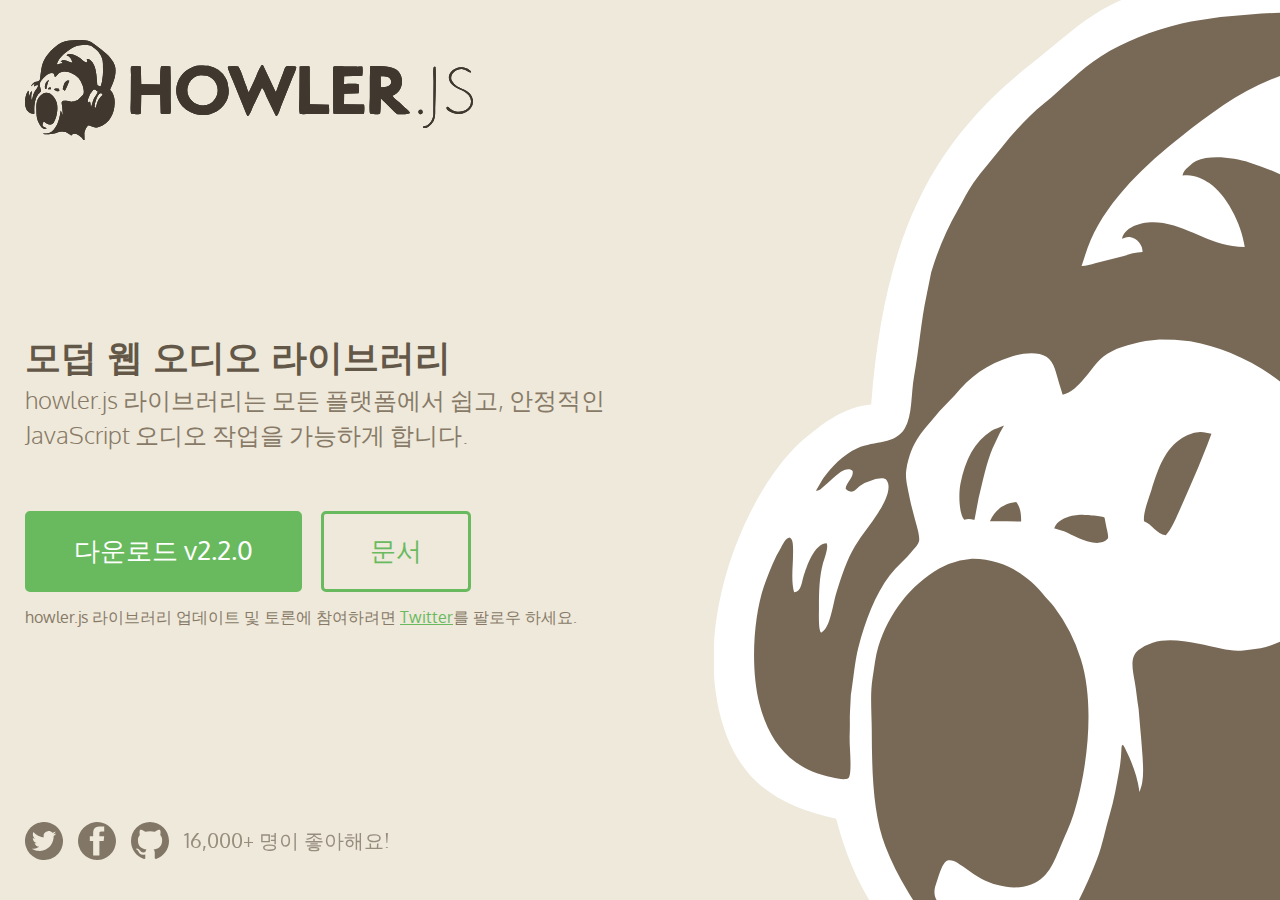
<file: docs/index.html>
<!doctype html>
<html lang="ko-KR">

  <head>
    <meta charset="utf-8" />
    <title>howler.js - 모던 웹 JavaScript 오디오 라이브러리</title>
    <meta name="viewport" content="width=device-width, initial-scale=1.0, maximum-scale=1.0" />
    <meta name="twitter:card" content="summary_large_image" />
    <meta name="twitter:site" content="@GoldFireStudios" />
    <meta name="twitter:title" content="howler.js - 모던 웹 JavaScript 오디오 라이브러리" />
    <meta name="twitter:description" content="howler.js 라이브러리는 모든 플랫폼에서 쉽고, 안정적인 JavaScript 오디오 작업을 가능하게 합니다." />
    <meta name="twitter:image" content="https://howlerjs.com/assets/images/twittercard.png" />
    <meta name="twitter:creator" content="@GoldFireStudios" />
    <meta property="og:url" content="https://howlerjs.com" />
    <meta property="og:title" content="howler.js - 모던 웹 JavaScript 오디오 라이브러리" />
    <meta property="og:description" content="howler.js 라이브러리는 모든 플랫폼에서 쉽고, 안정적인 JavaScript 오디오 작업을 가능하게 합니다." />
    <meta property="og:image" content="https://howlerjs.com/assets/images/twittercard.png" />
    <link href="https://fonts.googleapis.com/css?family=Oxygen:300,400,700" rel="stylesheet" />
    <link href="assets/js/main_v=6.js" rel="preload" as="script" />
    <link href="assets/howler.js/dist/howler.min.js" rel="preload" as="script" />
    <link href="https://fonts.googleapis.com" rel="preconnect" crossorigin />
    <link href="https://fonts.gstatic.com" rel="preconnect" crossorigin />
    <link href="https://api.github.com" rel="preconnect" crossorigin />
    <link href="showcase/index.html" rel="prerender" />
    <link rel="shortcut icon" href="assets/images/favicon.ico" />
    <link rel="stylesheet" href="assets/css/styles_v=2.css" />
    <style>
      html,
      body {
        overflow-x: hidden;
      }

      h1,
      h2 {
        margin: 0;
        margin: 0;
      }

      h2 {
        font-weight: normal;
      }

      p {
        margin: 0;
        line-height: 1.5;
        font-weight: 400;
      }
    </style>
    <script>
      // 앞으로 / 뒤로 탐색 버튼 사용 시, Safari 브라우저에서 스크롤 버그를 해결하기 위해 해킹합니다.
      window.onpageshow = function (event) {
        if (event.persisted) {
          document.querySelector('.goldfire').style.display = 'none';
          document.querySelector('.goldfire').style.display = 'block';
        }
      };
    </script>
  </head>

  <body>
    <div class="wrapper">

      <header class="header">
        <div class="container">
          <div class="left">

            <a href="index.html" class="logo" aria-label="howler.js"></a>

            <div class="title-container">
              <h1 class="title">
                모덥 웹 오디오 라이브러리
              </h1>
              <p class="subtitle">
                howler.js 라이브러리는 모든 플랫폼에서 쉽고, 안정적인 JavaScript 오디오 작업을 가능하게 합니다.
              </p>
              <a target="_blank" rel="noopener noreferer" href="https://github.com/yamoo9/howler.js" class="button full">다운로드 v2.2.0</a>
              <a target="_blank" rel="noopener noreferer" href="https://github.com/yamoo9/howler.js#%EB%AC%B8%EC%84%9C" class="button docs">문서</a>

              <div class="social-follow">
                howler.js 라이브러리 업데이트 및 토론에 참여하려면 <a target="_blank" rel="noopener noreferer" href="https://twitter.com/GoldFireStudios">Twitter</a>를 팔로우 하세요.
              </div>
            </div>

            <div class="social-container">
              <a aria-label="Twitter 공유" target="_blank" rel="noopener noreferer" href="https://twitter.com/intent/tweet?related=GoldFireStudios&amp;text=howler.js%202.0%20-%20Modern%20Web%20Audio%20Javascript%20Library&amp;url=https%3A%2F%2Fhowlerjs.com&amp;via=GoldFireStudios" class="social-icon twitter"></a>
              <a aria-label="Facebook 공유" target="_blank" rel="noopener noreferer" href="https://www.facebook.com/sharer/sharer.php?u=https%3A//howlerjs.com" class="social-icon facebook"></a>
              <a aria-label="GitHub 저장소" target="_blank" rel="noopener noreferer" href="https://github.com/goldfire/howler.js" class="github-btn">
                <div class="social-icon github"></div>
                <div class="stargazers" aria-label="hawler.js를 좋아하는 사람들"></div>
              </a>
            </div>
          </div>

          <div class="right">
            <div class="logo-big"></div>
          </div>
        </div>
      </header>

      <div class="features">
        <div class="container">
          <h2 class="heading">라이브러리 기능</h2>
          <div class="feature-list">
            <div class="feature-item">
              <div aria-hidden="true" class="feature-icon one"></div>
              <h3 class="feature-title">사용법이 간단한 API</h3>
              <p class="feature-descr">모든 오디오 작업에 필요한 API를 일관되게 제공하여, 오디오 작업 경험을 재미 있고 쉽게 구축 할 수 있습니다.</p>
            </div>
            <div class="feature-item">
              <div aria-hidden="true" class="feature-icon two"></div>
              <h3 class="feature-title">오디오 스프라이트(Sprites)</h3>
              <p class="feature-descr">보다 정확한 재생과 성능 향상을 위해 오디오 스프라이트로 파일을 구분 단위로 나눠 쉽게 컨트롤 할 수 있습니다.</p>
            </div>
            <div class="feature-item">
              <div aria-hidden="true" class="feature-icon three"></div>
              <h3 class="feature-title">오디오 스페이셜(Spatial)</h3>
              <p class="feature-descr">howler.js를 사용하면 간단한 스테레오 팬(stereo pan), 고급 3D 게임 오디오의 모든 것을 손쉽게 제어할 수 있습니다.</p>
            </div>
            <div class="feature-item">
              <div aria-hidden="true" class="feature-icon four"></div>
              <h3 class="feature-title">모든 오디오 코덱(Codec) 지원</h3>
              <p class="feature-descr">MP3, MPEG, OPUS, OGG, OGA, WAV, AAC, CAF, M4A, MP4, WEBA, WEBM, DOLBY, FLAC 등 모든 오디오 포멧을 지원합니다.</p>
            </div>
            <div class="feature-item">
              <div aria-hidden="true" class="feature-icon five"></div>
              <h3 class="feature-title">어디서나 작동 가능</h3>
              <p class="feature-descr">기본적으로 웹 오디오(Web Audio)로 작동하고, HTML5 오디오로 대체되어 IE 9, Cordova를 포함한 모든 브라우저, 플랫폼에서 작동합니다.</p>
            </div>
            <div class="feature-item">
              <div aria-hidden="true" class="feature-icon six"></div>
              <h3 class="feature-title">모든 오디오 컨트롤 기능 지원</h3>
              <p class="feature-descr">재생(play), 일시정지(pause), 탐색(seek), 속도 조절(rate), 페이드(fade), 반복 재생(loop) 등 오디오 컨트롤의 모든 것을 지원합니다.</p>
            </div>
            <div class="feature-item">
              <div aria-hidden="true" class="feature-icon seven"></div>
              <h3 class="feature-title">자동 캐싱(Caching)</h3>
              <p class="feature-descr">로드 된 사운드는 보다 나은 성능과 대역폭(bandwidth) 향샹을 위해 자동으로 캐시되어, 다음 호출 과정에서 재사용됩니다.</p>
            </div>
            <div class="feature-item">
              <div aria-hidden="true" class="feature-icon eight"></div>
              <h3 class="feature-title">모듈러(Modular)</h3>
              <p class="feature-descr">모듈 설계 방법을 제공해 필요한 것만 조립하여 사용할 수 있습니다. 라이브러리를 쉽게 확장하고 환경에 맞게 기능을 정의, 추가할 수 있습니다.</p>
            </div>
            <div class="feature-item">
              <div aria-hidden="true" class="feature-icon nine"></div>
              <h3 class="feature-title">의존성 제로(Zero)</h3>
              <p class="feature-descr">howler.js는 7KB(gzipped 압축 시) 파일 크기로 매우 가볍고, 외부 JavaScript 파일에 의존하지 않는 100% 독립 프로그램입니다.</p>
            </div>
          </div>
        </div>
      </div>

      <div class="demos">
        <div class="container">
          <h2 class="heading">데모(Demos)</h2>
          <div class="demo-list">
            <div class="demo-item">
              <a href="#show-modal__player" class="demo-box player"></a>
              <div class="demo-title">뮤직 플레이어</div>
            </div>
            <div class="demo-item">
              <a href="#show-modal__radio" class="demo-box radio"></a>
              <div class="demo-title">라이브 라디오</div>
            </div>
            <div class="demo-item">
              <a href="#show-modal__sprite" class="demo-box sprite"></a>
              <div class="demo-title">오디오 스프라이트</div>
            </div>
            <div class="demo-item">
              <a href="#show-modal__spatial" class="demo-box spatial"></a>
              <div class="demo-title">스페이셜 오디오</div>
            </div>
            <div class="demo-item">
              <a href="#show-modal__basic" class="demo-box basic"></a>
              <div class="demo-title">오디오 컨트롤 테스트</div>
            </div>
            <div class="demo-item">
              <a href="#show-modal__code" class="demo-box code"></a>
              <div class="demo-title">데모 코드</div>
            </div>
          </div>
        </div>
      </div>

      <div class="modal">
        <div class="modal-frame">
          <div class="modal-info">
            <h2 class="modal-title">모달 프레임 타이틀</h2>
            <button type="button" style="border: 0; padding: 0; line-height: 1; background: transparent;" class="modal-close" aria-label="모달 닫기">×</button>
          </div>
        </div>
      </div>

      <div class="community">
        <div class="container">
          <div class="heading">라이브러리 사용자</div>
          <div class="logo-list">
            <div aria-label="google" class="user-logo google"></div>
            <div aria-label="disney" class="user-logo disney"></div>
            <div aria-label="mozilla" class="user-logo mozilla"></div>
            <div aria-label="lego" class="user-logo lego"></div>
            <div aria-label="dolby" class="user-logo dolby"></div>
            <div aria-label="dylan" class="user-logo dylan"></div>
            <div aria-label="walmart" class="user-logo walmart"></div>
            <div aria-label="nasa" class="user-logo nasa"></div>
            <div aria-label="warner" class="user-logo warner"></div>
            <div aria-label="paramount" class="user-logo paramount"></div>
            <div aria-label="universal" class="user-logo universal"></div>
            <div aria-label="fox" class="user-logo fox"></div>
            <div aria-label="dc" class="user-logo dc"></div>
            <div aria-label="ea" class="user-logo ea"></div>
            <div aria-label="ubisoft" class="user-logo ubisoft"></div>
            <div aria-label="dominos" class="user-logo dominos"></div>
          </div>
          <a href="showcase/index.html" class="button more-users">사용자 더보기</a>
        </div>
      </div>

      <div class="waveform"></div>

      <footer class="footer">
        <div class="container">
          <a aria-label="goldfire" href="https://goldfirestudios.com" class="goldfire"></a>
          <p class="contributors"><a href="https://twitter.com/GoldFireStudios">James Simpson</a>과 많은 <a href="https://github.com/goldfire/howler.js/graphs/contributors">기여자</a>에 의해 제작된 라이브러리입니다.</p>
        </div>
      </footer>
    </div>

    <script src="assets/js/main_v=6.js"></script>
    <script src="assets/howler.js/dist/howler.min_v=2.1.3.js"></script>
  </body>

</html>
</file>
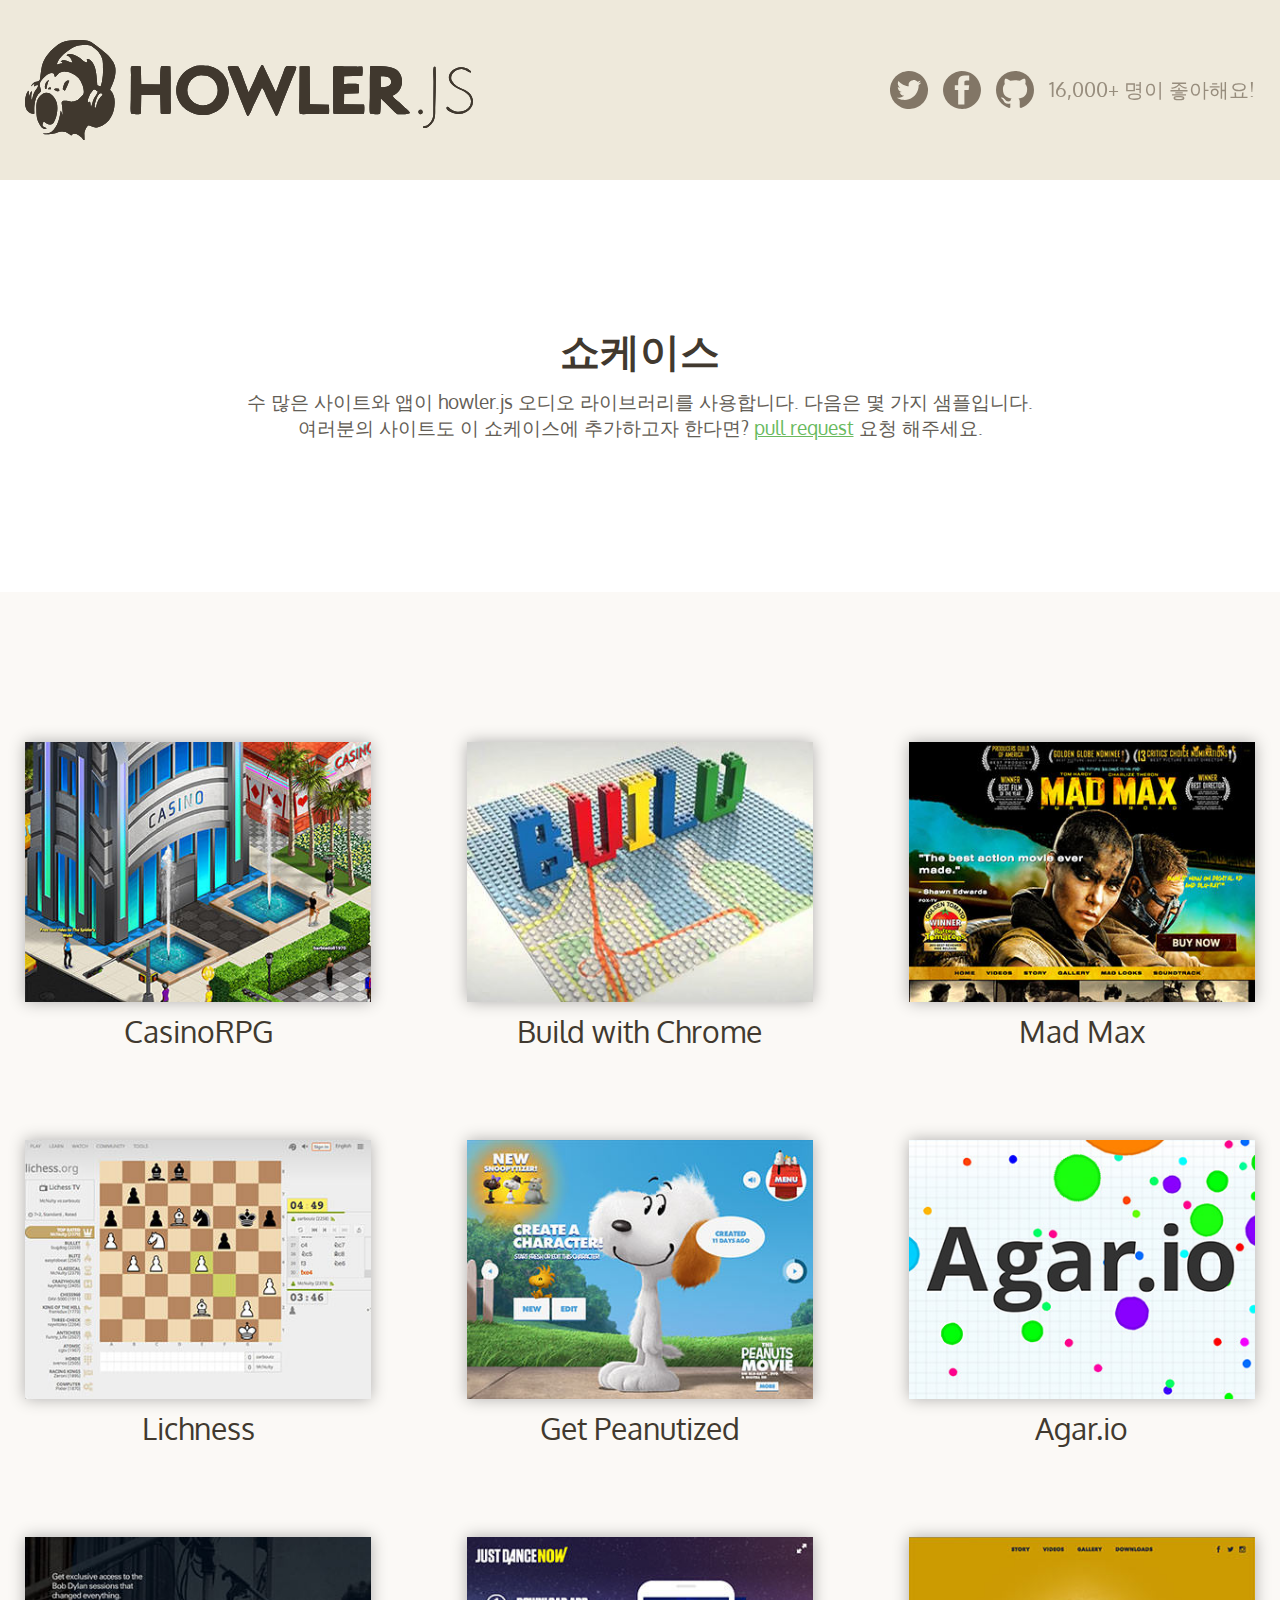
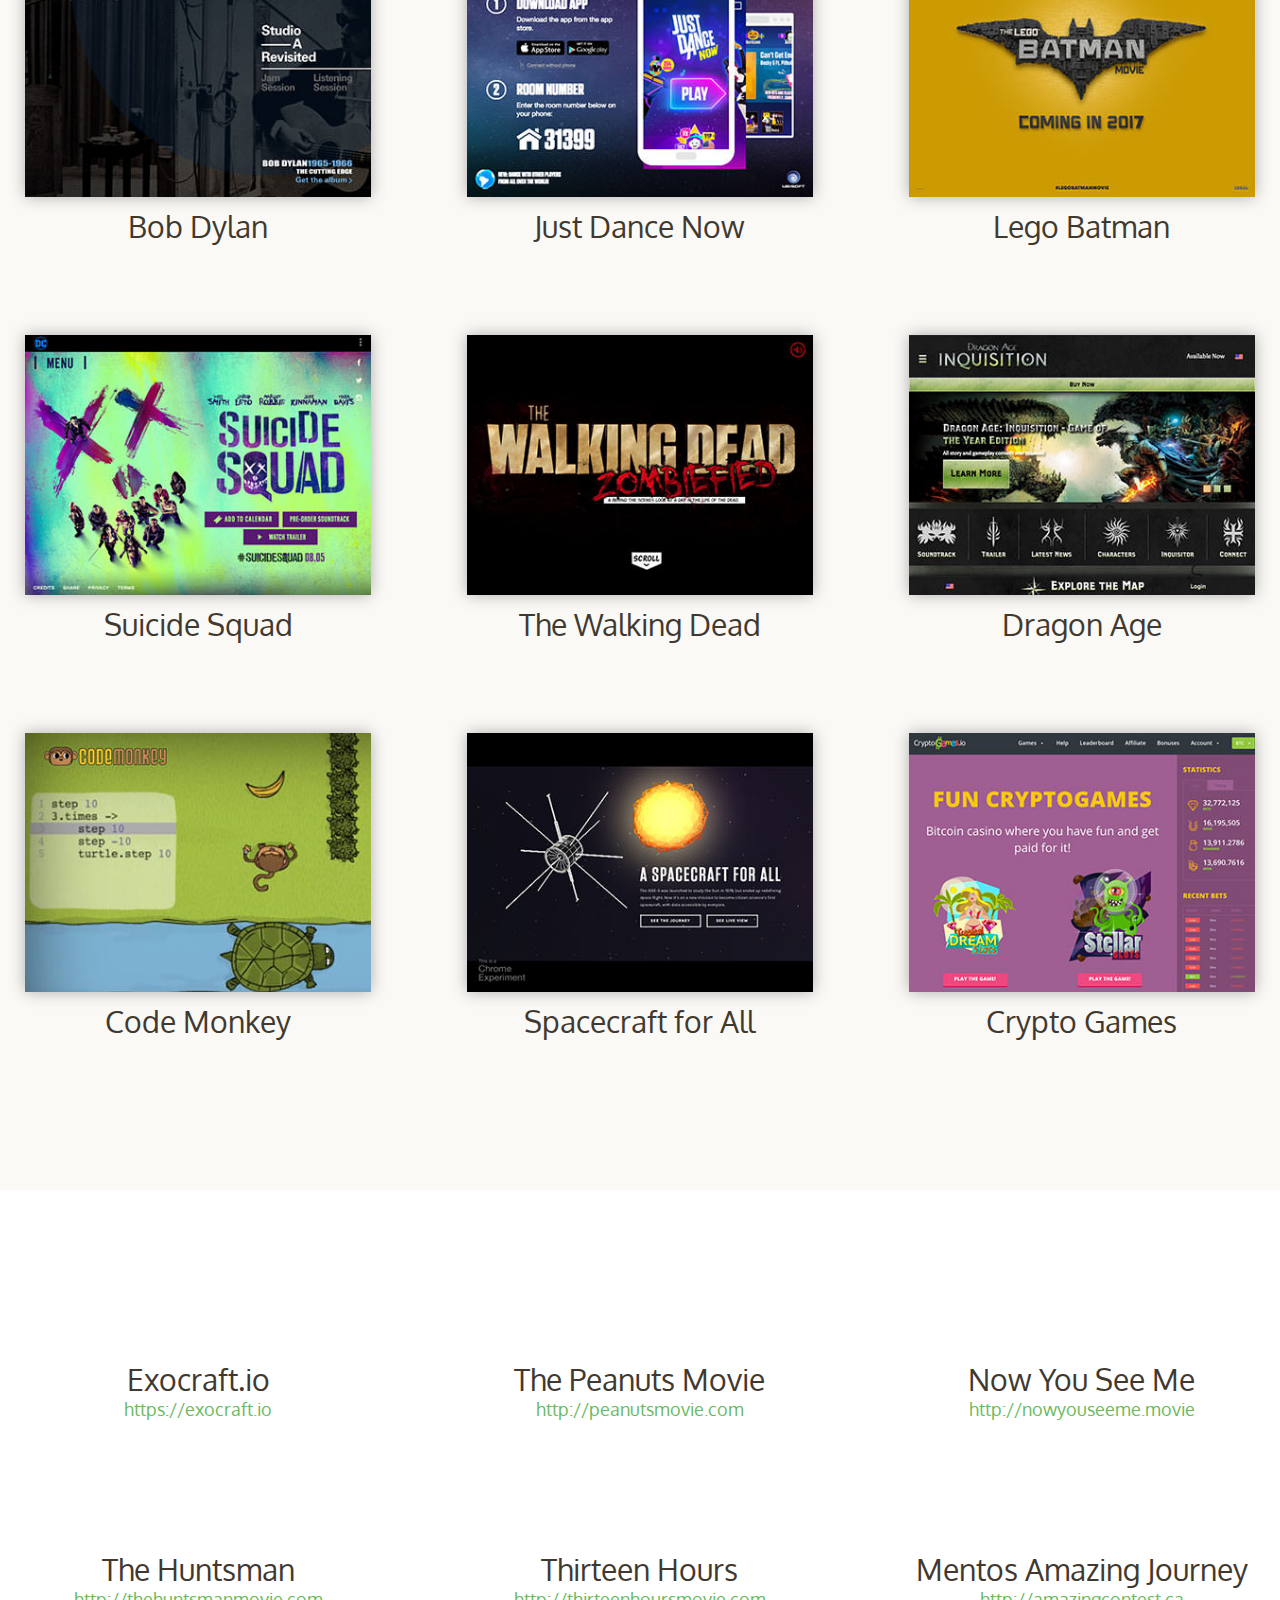
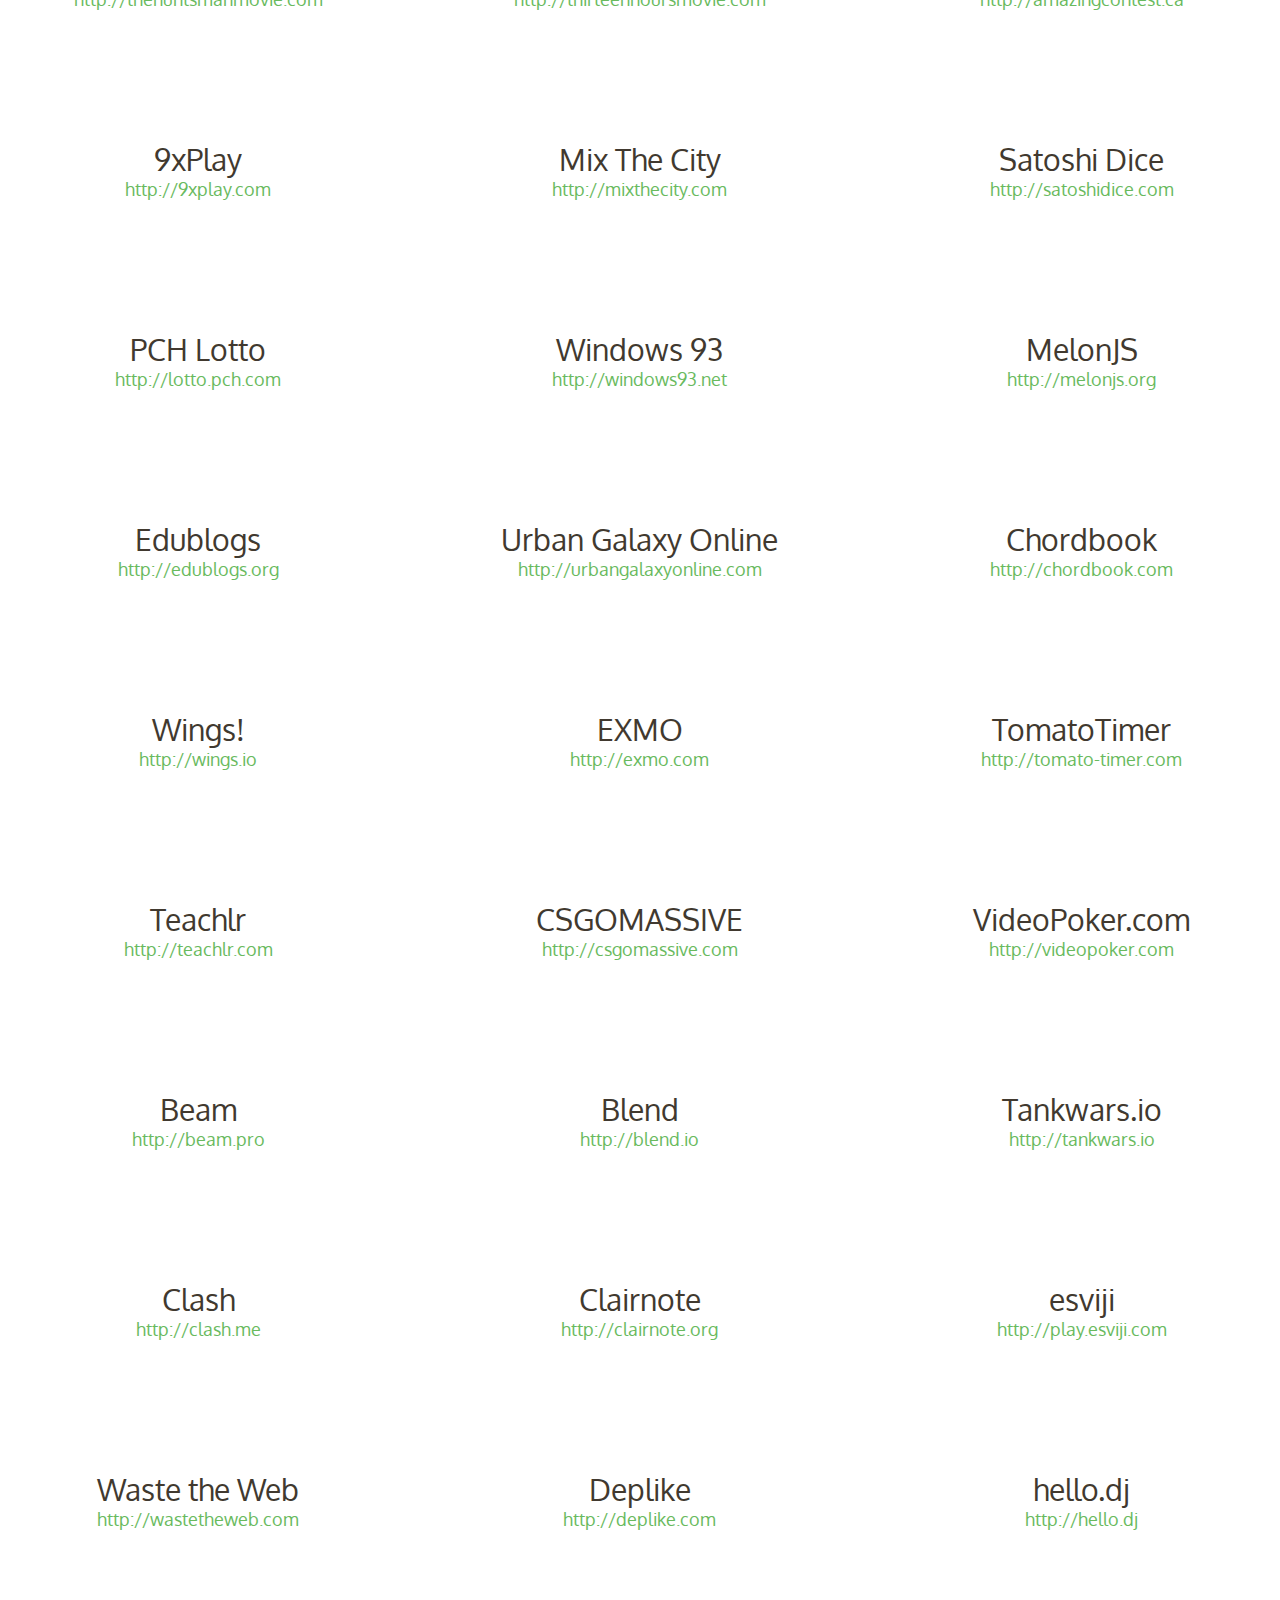
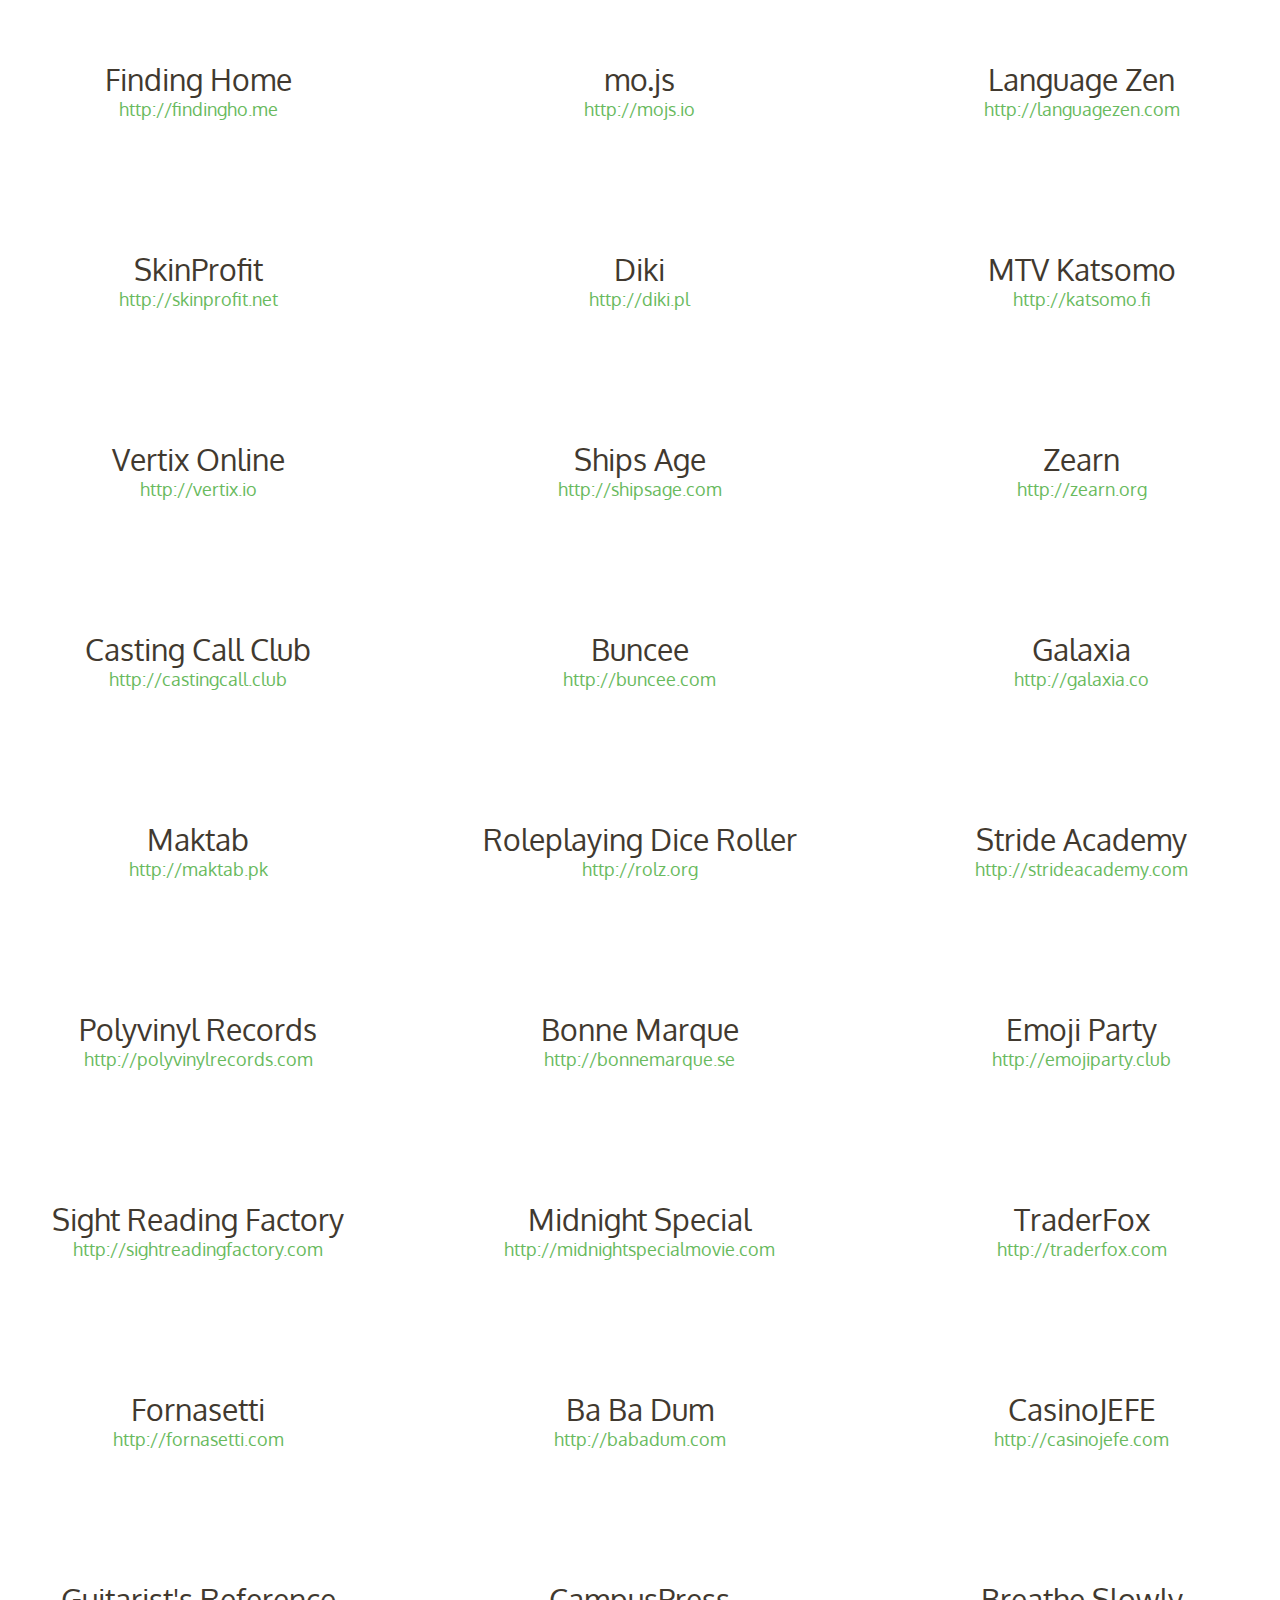
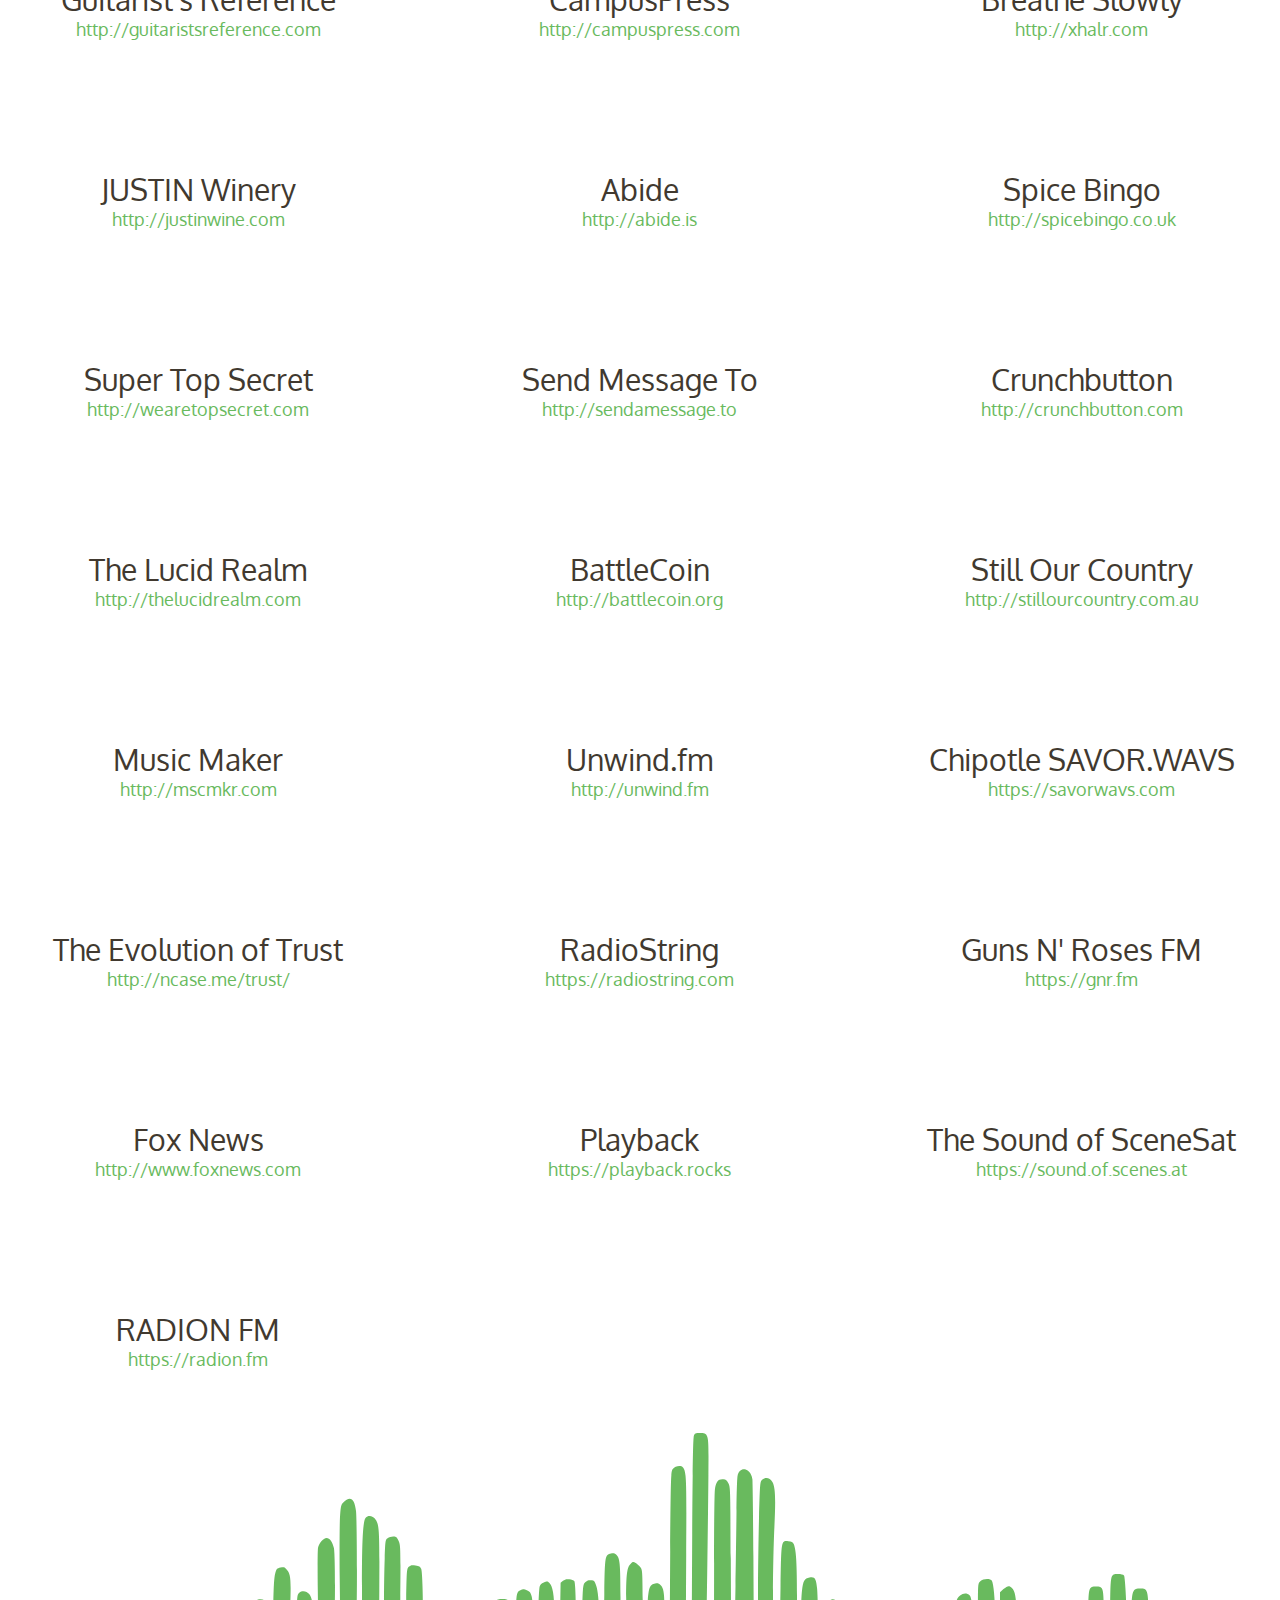
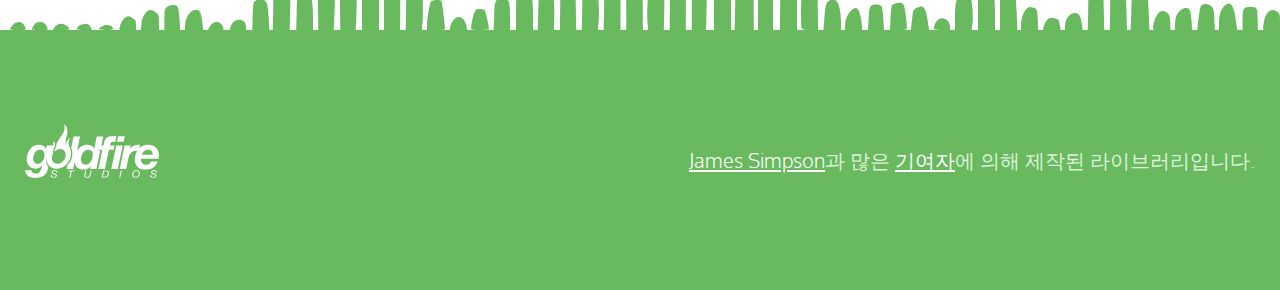
<file: docs/showcase/index.html>
<!doctype html>
<html lang="ko-KR">

  <head>
    <meta charset="utf-8" />
    <title>howler.js - 쇼케이스</title>
    <meta name="viewport" content="width=device-width, initial-scale=1.0, maximum-scale=1.0" />
    <meta name="twitter:card" content="summary_large_image" />
    <meta name="twitter:site" content="@GoldFireStudios" />
    <meta name="twitter:title" content="howler.js - 모던 웹 JavaScript 오디오 라이브러리" />
    <meta name="twitter:description" content="howler.js 라이브러리는 모든 플랫폼에서 쉽고, 안정적인 JavaScript 오디오 작업을 가능하게 합니다." />
    <meta name="twitter:image" content="https://howlerjs.com/assets/images/twittercard.png" />
    <meta name="twitter:creator" content="@GoldFireStudios" />
    <meta property="og:url" content="https://howlerjs.com">
    <meta property="og:title" content="howler.js - 모던 웹 JavaScript 오디오 라이브러리" />
    <meta property="og:description" content="howler.js 라이브러리는 모든 플랫폼에서 쉽고, 안정적인 JavaScript 오디오 작업을 가능하게 합니다." />
    <meta property="og:image" content="https://howlerjs.com/assets/images/twittercard.png" />
    <link href="https://fonts.googleapis.com/css?family=Oxygen:300,400,700" rel="stylesheet" />
    <link rel="stylesheet" href="../assets/css/styles_v=2.css" />
  </head>

  <body>

    <header class="header-small">
      <div class="container">

        <a href="../index.html" class="logo" aria-label="howler.js"></a>

        <div class="social-container">
          <a aria-label="Twitter 공유" target="_blank" rel="noopener noreferer" href="https://twitter.com/intent/tweet?related=GoldFireStudios&amp;text=howler.js%202.0%20-%20Modern%20Web%20Audio%20Javascript%20Library&amp;url=https%3A%2F%2Fhowlerjs.com&amp;via=GoldFireStudios" class="social-icon twitter"></a>
          <a aria-label="Facebook 공유" target="_blank" rel="noopener noreferer" href="https://www.facebook.com/sharer/sharer.php?u=https%3A//howlerjs.com" class="social-icon facebook"></a>
          <a aria-label="GitHub 저장소" target="_blank" rel="noopener noreferer" href="https://github.com/goldfire/howler.js" class="github-btn">
            <div class="social-icon github"></div>
            <div class="stargazers" aria-label="hawler.js를 좋아하는 사람들"></div>
          </a>
        </div>
      </div>
    </header>

    <div class="showcase-header">
      <div class="container">
        <h1 class="heading">쇼케이스</h1>
        <div class="description">
          수 많은 사이트와 앱이 howler.js 오디오 라이브러리를 사용합니다. 다음은 몇 가지 샘플입니다.<br>
          여러분의 사이트도 이 쇼케이스에 추가하고자 한다면? <a href="https://github.com/goldfire/howlerjs.com#contributing">pull request</a> 요청 해주세요.
        </div>
      </div>
    </div>

    <div class="showcase-featured">
      <div class="container">
        <div class="demo-list">
          <a href="http://casinorpg.com/" target="_blank" class="demo-item">
            <div class="demo-box casinorpg"></div>
            <div class="demo-title">CasinoRPG</div>
          </a>
          <a href="https://www.buildwithchrome.com/" target="_blank" class="demo-item">
            <div class="demo-box buildchrome"></div>
            <div class="demo-title">Build with Chrome</div>
          </a>
          <a href="http://www.madmaxmovie.com/" target="_blank" class="demo-item">
            <div class="demo-box madmax"></div>
            <div class="demo-title">Mad Max</div>
          </a>
          <a href="https://lichess.org/" target="_blank" class="demo-item">
            <div class="demo-box lichness"></div>
            <div class="demo-title">Lichness</div>
          </a>
          <a href="http://www.peanutizeme.com/" target="_blank" class="demo-item">
            <div class="demo-box peanuts"></div>
            <div class="demo-title">Get Peanutized</div>
          </a>
          <a href="https://agar.io/" target="_blank" class="demo-item">
            <div class="demo-box agario"></div>
            <div class="demo-title">Agar.io</div>
          </a>
          <a href="https://thecuttingedge.bobdylan.com/" target="_blank" class="demo-item">
            <div class="demo-box bobdylan"></div>
            <div class="demo-title">Bob Dylan</div>
          </a>
          <a href="http://justdancenow.com/" target="_blank" class="demo-item">
            <div class="demo-box justdance"></div>
            <div class="demo-title">Just Dance Now</div>
          </a>
          <a href="http://www.legobatman.com/" target="_blank" class="demo-item">
            <div class="demo-box legobatman"></div>
            <div class="demo-title">Lego Batman</div>
          </a>
          <a href="http://www.suicidesquad.com/" target="_blank" class="demo-item">
            <div class="demo-box suicidesquad"></div>
            <div class="demo-title">Suicide Squad</div>
          </a>
          <a href="http://www.cabletv.com/the-walking-dead" target="_blank" class="demo-item">
            <div class="demo-box walkingdead"></div>
            <div class="demo-title">The Walking Dead</div>
          </a>
          <a href="https://www.dragonage.com/" target="_blank" class="demo-item">
            <div class="demo-box dragonage"></div>
            <div class="demo-title">Dragon Age</div>
          </a>
          <a href="https://www.playcodemonkey.com/" target="_blank" class="demo-item">
            <div class="demo-box codemonkey"></div>
            <div class="demo-title">Code Monkey</div>
          </a>
          <a href="http://spacecraftforall.com/" target="_blank" class="demo-item">
            <div class="demo-box spacecraft"></div>
            <div class="demo-title">Spacecraft for All</div>
          </a>
          <a href="https://cryptogames.io/" target="_blank" class="demo-item">
            <div class="demo-box cryptogames"></div>
            <div class="demo-title">Crypto Games</div>
          </a>
        </div>
      </div>
    </div>

    <div class="showcase-others">
      <div class="container">
        <div class="demo-list">
          <a href="https://exocraft.io" target="_blank" class="demo-item small">
            <div class="demo-title">Exocraft.io</div>
            <div class="demo-url">https://exocraft.io</div>
          </a>
          </a>
          <a href="http://peanutsmovie.com" target="_blank" class="demo-item small">
            <div class="demo-title">The Peanuts Movie</div>
            <div class="demo-url">http://peanutsmovie.com</div>
          </a>
          <a href="http://nowyouseeme.movie" target="_blank" class="demo-item small">
            <div class="demo-title">Now You See Me</div>
            <div class="demo-url">http://nowyouseeme.movie</div>
          </a>
          <a href="http://thehuntsmanmovie.com" target="_blank" class="demo-item small">
            <div class="demo-title">The Huntsman</div>
            <div class="demo-url">http://thehuntsmanmovie.com</div>
          </a>
          <a href="http://thirteenhoursmovie.com" target="_blank" class="demo-item small">
            <div class="demo-title">Thirteen Hours</div>
            <div class="demo-url">http://thirteenhoursmovie.com</div>
          </a>
          <a href="http://amazingcontest.ca" target="_blank" class="demo-item small">
            <div class="demo-title">Mentos Amazing Journey</div>
            <div class="demo-url">http://amazingcontest.ca</div>
          </a>
          <a href="http://9xplay.com" target="_blank" class="demo-item small">
            <div class="demo-title">9xPlay</div>
            <div class="demo-url">http://9xplay.com</div>
          </a>
          <a href="http://mixthecity.com" target="_blank" class="demo-item small">
            <div class="demo-title">Mix The City</div>
            <div class="demo-url">http://mixthecity.com</div>
          </a>
          <a href="https://satoshidice.com" target="_blank" class="demo-item small">
            <div class="demo-title">Satoshi Dice</div>
            <div class="demo-url">http://satoshidice.com</div>
          </a>
          <a href="http://lotto.pch.com" target="_blank" class="demo-item small">
            <div class="demo-title">PCH Lotto</div>
            <div class="demo-url">http://lotto.pch.com</div>
          </a>
          <a href="http://windows93.net" target="_blank" class="demo-item small">
            <div class="demo-title">Windows 93</div>
            <div class="demo-url">http://windows93.net</div>
          </a>
          <a href="http://melonjs.org" target="_blank" class="demo-item small">
            <div class="demo-title">MelonJS</div>
            <div class="demo-url">http://melonjs.org</div>
          </a>
          <a href="http://edublogs.org" target="_blank" class="demo-item small">
            <div class="demo-title">Edublogs</div>
            <div class="demo-url">http://edublogs.org</div>
          </a>
          <a href="http://urbangalaxyonline.com" target="_blank" class="demo-item small">
            <div class="demo-title">Urban Galaxy Online</div>
            <div class="demo-url">http://urbangalaxyonline.com</div>
          </a>
          <a href="http://chordbook.com" target="_blank" class="demo-item small">
            <div class="demo-title">Chordbook</div>
            <div class="demo-url">http://chordbook.com</div>
          </a>
          <a href="http://wings.io" target="_blank" class="demo-item small">
            <div class="demo-title">Wings!</div>
            <div class="demo-url">http://wings.io</div>
          </a>
          <a href="http://exmo.com" target="_blank" class="demo-item small">
            <div class="demo-title">EXMO</div>
            <div class="demo-url">http://exmo.com</div>
          </a>
          <a href="http://tomato-timer.com" target="_blank" class="demo-item small">
            <div class="demo-title">TomatoTimer</div>
            <div class="demo-url">http://tomato-timer.com</div>
          </a>
          <a href="http://teachlr.com" target="_blank" class="demo-item small">
            <div class="demo-title">Teachlr</div>
            <div class="demo-url">http://teachlr.com</div>
          </a>
          <a href="http://csgomassive.com" target="_blank" class="demo-item small">
            <div class="demo-title">CSGOMASSIVE</div>
            <div class="demo-url">http://csgomassive.com</div>
          </a>
          <a href="http://videopoker.com" target="_blank" class="demo-item small">
            <div class="demo-title">VideoPoker.com</div>
            <div class="demo-url">http://videopoker.com</div>
          </a>
          <a href="http://beam.pro" target="_blank" class="demo-item small">
            <div class="demo-title">Beam</div>
            <div class="demo-url">http://beam.pro</div>
          </a>
          <a href="http://blend.io" target="_blank" class="demo-item small">
            <div class="demo-title">Blend</div>
            <div class="demo-url">http://blend.io</div>
          </a>
          <a href="http://tankwars.io/" target="_blank" class="demo-item small">
            <div class="demo-title">Tankwars.io</div>
            <div class="demo-url">http://tankwars.io</div>
          </a>
          <a href="http://clash.me" target="_blank" class="demo-item small">
            <div class="demo-title">Clash</div>
            <div class="demo-url">http://clash.me</div>
          </a>
          <a href="http://clairnote.org" target="_blank" class="demo-item small">
            <div class="demo-title">Clairnote</div>
            <div class="demo-url">http://clairnote.org</div>
          </a>
          <a href="http://play.esviji.com" target="_blank" class="demo-item small">
            <div class="demo-title">esviji</div>
            <div class="demo-url">http://play.esviji.com</div>
          </a>
          <a href="http://wastetheweb.com" target="_blank" class="demo-item small">
            <div class="demo-title">Waste the Web</div>
            <div class="demo-url">http://wastetheweb.com</div>
          </a>
          <a href="http://deplike.com" target="_blank" class="demo-item small">
            <div class="demo-title">Deplike</div>
            <div class="demo-url">http://deplike.com</div>
          </a>
          <a href="http://hello.dj" target="_blank" class="demo-item small">
            <div class="demo-title">hello.dj</div>
            <div class="demo-url">http://hello.dj</div>
          </a>
          <a href="http://findingho.me" target="_blank" class="demo-item small">
            <div class="demo-title">Finding Home</div>
            <div class="demo-url">http://findingho.me</div>
          </a>
          <a href="http://mojs.io" target="_blank" class="demo-item small">
            <div class="demo-title">mo.js</div>
            <div class="demo-url">http://mojs.io</div>
          </a>
          <a href="http://languagezen.com" target="_blank" class="demo-item small">
            <div class="demo-title">Language Zen</div>
            <div class="demo-url">http://languagezen.com</div>
          </a>
          <a href="http://skinprofit.net" target="_blank" class="demo-item small">
            <div class="demo-title">SkinProfit</div>
            <div class="demo-url">http://skinprofit.net</div>
          </a>
          <a href="http://diki.pl" target="_blank" class="demo-item small">
            <div class="demo-title">Diki</div>
            <div class="demo-url">http://diki.pl</div>
          </a>
          <a href="http://katsomo.fi" target="_blank" class="demo-item small">
            <div class="demo-title">MTV Katsomo</div>
            <div class="demo-url">http://katsomo.fi</div>
          </a>
          <a href="http://vertix.io" target="_blank" class="demo-item small">
            <div class="demo-title">Vertix Online</div>
            <div class="demo-url">http://vertix.io</div>
          </a>
          <a href="http://shipsage.com" target="_blank" class="demo-item small">
            <div class="demo-title">Ships Age</div>
            <div class="demo-url">http://shipsage.com</div>
          </a>
          <a href="http://zearn.org" target="_blank" class="demo-item small">
            <div class="demo-title">Zearn</div>
            <div class="demo-url">http://zearn.org</div>
          </a>
          <a href="http://castingcall.club" target="_blank" class="demo-item small">
            <div class="demo-title">Casting Call Club</div>
            <div class="demo-url">http://castingcall.club</div>
          </a>
          <a href="http://buncee.com" target="_blank" class="demo-item small">
            <div class="demo-title">Buncee</div>
            <div class="demo-url">http://buncee.com</div>
          </a>
          <a href="http://galaxia.co" target="_blank" class="demo-item small">
            <div class="demo-title">Galaxia</div>
            <div class="demo-url">http://galaxia.co</div>
          </a>
          <a href="http://maktab.pk" target="_blank" class="demo-item small">
            <div class="demo-title">Maktab</div>
            <div class="demo-url">http://maktab.pk</div>
          </a>
          <a href="http://rolz.org" target="_blank" class="demo-item small">
            <div class="demo-title">Roleplaying Dice Roller</div>
            <div class="demo-url">http://rolz.org</div>
          </a>
          <a href="http://strideacademy.com" target="_blank" class="demo-item small">
            <div class="demo-title">Stride Academy</div>
            <div class="demo-url">http://strideacademy.com</div>
          </a>
          <a href="http://polyvinylrecords.com" target="_blank" class="demo-item small">
            <div class="demo-title">Polyvinyl Records</div>
            <div class="demo-url">http://polyvinylrecords.com</div>
          </a>
          <a href="http://bonnemarque.se" target="_blank" class="demo-item small">
            <div class="demo-title">Bonne Marque</div>
            <div class="demo-url">http://bonnemarque.se</div>
          </a>
          <a href="http://emojiparty.club" target="_blank" class="demo-item small">
            <div class="demo-title">Emoji Party</div>
            <div class="demo-url">http://emojiparty.club</div>
          </a>
          <a href="http://sightreadingfactory.com" target="_blank" class="demo-item small">
            <div class="demo-title">Sight Reading Factory</div>
            <div class="demo-url">http://sightreadingfactory.com</div>
          </a>
          <a href="http://midnightspecialmovie.com" target="_blank" class="demo-item small">
            <div class="demo-title">Midnight Special</div>
            <div class="demo-url">http://midnightspecialmovie.com</div>
          </a>
          <a href="http://traderfox.com" target="_blank" class="demo-item small">
            <div class="demo-title">TraderFox</div>
            <div class="demo-url">http://traderfox.com</div>
          </a>
          <a href="http://fornasetti.com" target="_blank" class="demo-item small">
            <div class="demo-title">Fornasetti</div>
            <div class="demo-url">http://fornasetti.com</div>
          </a>
          <a href="http://babadum.com" target="_blank" class="demo-item small">
            <div class="demo-title">Ba Ba Dum</div>
            <div class="demo-url">http://babadum.com</div>
          </a>
          <a href="http://casinojefe.com" target="_blank" class="demo-item small">
            <div class="demo-title">CasinoJEFE</div>
            <div class="demo-url">http://casinojefe.com</div>
          </a>
          <a href="http://guitaristsreference.com" target="_blank" class="demo-item small">
            <div class="demo-title">Guitarist's Reference</div>
            <div class="demo-url">http://guitaristsreference.com</div>
          </a>
          <a href="http://campuspress.com" target="_blank" class="demo-item small">
            <div class="demo-title">CampusPress</div>
            <div class="demo-url">http://campuspress.com</div>
          </a>
          <a href="http://xhalr.com" target="_blank" class="demo-item small">
            <div class="demo-title">Breathe Slowly</div>
            <div class="demo-url">http://xhalr.com</div>
          </a>
          <a href="http://justinwine.com" target="_blank" class="demo-item small">
            <div class="demo-title">JUSTIN Winery</div>
            <div class="demo-url">http://justinwine.com</div>
          </a>
          <a href="http://abide.is" target="_blank" class="demo-item small">
            <div class="demo-title">Abide</div>
            <div class="demo-url">http://abide.is</div>
          </a>
          <a href="http://spicebingo.co.uk" target="_blank" class="demo-item small">
            <div class="demo-title">Spice Bingo</div>
            <div class="demo-url">http://spicebingo.co.uk</div>
          </a>
          <a href="http://wearetopsecret.com" target="_blank" class="demo-item small">
            <div class="demo-title">Super Top Secret</div>
            <div class="demo-url">http://wearetopsecret.com</div>
          </a>
          <a href="http://sendamessage.to" target="_blank" class="demo-item small">
            <div class="demo-title">Send Message To</div>
            <div class="demo-url">http://sendamessage.to</div>
          </a>
          <a href="http://crunchbutton.com" target="_blank" class="demo-item small">
            <div class="demo-title">Crunchbutton</div>
            <div class="demo-url">http://crunchbutton.com</div>
          </a>
          <a href="http://thelucidrealm.com" target="_blank" class="demo-item small">
            <div class="demo-title">The Lucid Realm</div>
            <div class="demo-url">http://thelucidrealm.com</div>
          </a>
          <a href="http://battlecoin.org" target="_blank" class="demo-item small">
            <div class="demo-title">BattleCoin</div>
            <div class="demo-url">http://battlecoin.org</div>
          </a>
          <a href="http://stillourcountry.com.au" target="_blank" class="demo-item small">
            <div class="demo-title">Still Our Country</div>
            <div class="demo-url">http://stillourcountry.com.au</div>
          </a>
          <a href="http://mscmkr.com" target="_blank" class="demo-item small">
            <div class="demo-title">Music Maker</div>
            <div class="demo-url">http://mscmkr.com</div>
          </a>
          <a href="http://unwind.fm" target="_blank" class="demo-item small">
            <div class="demo-title">Unwind.fm</div>
            <div class="demo-url">http://unwind.fm</div>
          </a>
          <a href="https://savorwavs.com" target="_blank" class="demo-item small">
            <div class="demo-title">Chipotle SAVOR.WAVS</div>
            <div class="demo-url">https://savorwavs.com</div>
          </a>
          <a href="http://ncase.me/trust/" target="_blank" class="demo-item small">
            <div class="demo-title">The Evolution of Trust</div>
            <div class="demo-url">http://ncase.me/trust/</div>
          </a>
          <a href="https://radiostring.com/" target="_blank" class="demo-item small">
            <div class="demo-title">RadioString</div>
            <div class="demo-url">https://radiostring.com</div>
          </a>
          <a href="https://gnr.fm" target="_blank" class="demo-item small">
            <div class="demo-title">Guns N' Roses FM</div>
            <div class="demo-url">https://gnr.fm</div>
          </a>
          <a href="http://www.foxnews.com" target="_blank" class="demo-item small">
            <div class="demo-title">Fox News</div>
            <div class="demo-url">http://www.foxnews.com</div>
          </a>
          <a href="https://playback.rocks/" target="_blank" class="demo-item small">
            <div class="demo-title">Playback</div>
            <div class="demo-url">https://playback.rocks</div>
          </a>
          <a href="https://sound.of.scenes.at" target="_blank" class="demo-item small">
            <div class="demo-title">The Sound of SceneSat</div>
            <div class="demo-url">https://sound.of.scenes.at</div>
          </a>
          <a href="https://radion.fm" target="_blank" class="demo-item small">
            <div class="demo-title">RADION FM</div>
            <div class="demo-url">https://radion.fm</div>
          </a>
        </div>
      </div>
    </div>

    <div class="waveform"></div>

    <footer class="footer">
      <div class="container">
        <a aria-label="goldfire" href="https://goldfirestudios.com" class="goldfire"></a>
        <p class="contributors"><a href="https://twitter.com/GoldFireStudios">James Simpson</a>과 많은 <a href="https://github.com/goldfire/howler.js/graphs/contributors">기여자</a>에 의해 제작된 라이브러리입니다.</p>
      </div>
    </footer>

    <script src="../assets/js/main_v=6.js"></script>
    <script src="../assets/howler.js/dist/howler.min_v=2.1.3.js"></script>

  </body>

</html>
</file>
<file: docs/assets/css/styles_v=2.css>
/*!normalize.css v4.1.1 | MIT License | github.com/necolas/normalize.css*/
progress,
sub,
sup {
  vertical-align: baseline;
}
button,
hr,
input {
  overflow: visible;
}
[type=checkbox],
[type=radio],
legend {
  box-sizing: border-box;
  padding: 0;
}
html {
  font-family: sans-serif;
  -ms-text-size-adjust: 100%;
  -webkit-text-size-adjust: 100%;
}
body {
  margin: 0;
}
article,
aside,
details,
figcaption,
figure,
footer,
header,
main,
menu,
nav,
section,
summary {
  display: block;
}
audio,
canvas,
progress,
video {
  display: inline-block;
}
audio:not([controls]) {
  display: none;
  height: 0;
}
[hidden],
template {
  display: none;
}
a {
  background-color: transparent;
  -webkit-text-decoration-skip: objects;
}
a:active,
a:hover {
  outline-width: 0;
}
abbr[title] {
  border-bottom: none;
  text-decoration: underline;
  text-decoration: underline dotted;
}
b,
strong {
  font-weight: bolder;
}
dfn {
  font-style: italic;
}
h1 {
  font-size: 2em;
  margin: .67em 0;
}
mark {
  background-color: #ff0;
  color: #000;
}
small {
  font-size: 80%;
}
sub,
sup {
  font-size: 75%;
  line-height: 0;
  position: relative;
}
sub {
  bottom: -.25em;
}
sup {
  top: -.5em;
}
img {
  border-style: none;
}
svg:not(:root) {
  overflow: hidden;
}
code,
kbd,
pre,
samp {
  font-family: monospace, monospace;
  font-size: 1em;
}
figure {
  margin: 1em 40px;
}
hr {
  box-sizing: content-box;
  height: 0;
}
button,
input,
select,
textarea {
  font: inherit;
  margin: 0;
}
optgroup {
  font-weight: 700;
}
button,
select {
  text-transform: none;
}
[type=reset],
[type=submit],
button,
html [type=button] {
  -webkit-appearance: button;
}
[type=button]::-moz-focus-inner,
[type=reset]::-moz-focus-inner,
[type=submit]::-moz-focus-inner,
button::-moz-focus-inner {
  border-style: none;
  padding: 0;
}
[type=button]:-moz-focusring,
[type=reset]:-moz-focusring,
[type=submit]:-moz-focusring,
button:-moz-focusring {
  outline: ButtonText dotted 1px;
}
fieldset {
  border: 1px solid silver;
  margin: 0 2px;
  padding: .35em .625em .75em;
}
legend {
  color: inherit;
  display: table;
  max-width: 100%;
  white-space: normal;
}
textarea {
  overflow: auto;
}
[type=number]::-webkit-inner-spin-button,
[type=number]::-webkit-outer-spin-button {
  height: auto;
}
[type=search] {
  -webkit-appearance: textfield;
  outline-offset: -2px;
}
[type=search]::-webkit-search-cancel-button,
[type=search]::-webkit-search-decoration {
  -webkit-appearance: none;
}
::-webkit-input-placeholder {
  color: inherit;
  opacity: .54;
}
::-webkit-file-upload-button {
  -webkit-appearance: button;
  font: inherit;
}
html,
body {
  width: 100%;
  height: 100%;
  -webkit-overflow-scrolling: touch;
}
body {
  background-color: #fff;
  font-family: oxygen, trebuchet ms, Arial, sans-serif;
  font-size: 100%;
  color: #41392f;
  position: relative;
}
.container {
  max-width: 1300px;
  height: 100%;
  margin: 0 auto;
  padding: 0 25px;
  display: -webkit-box;
  display: -ms-flexbox;
  display: -webkit-flex;
  display: flex;
  -webkit-flex-direction: row;
  -webkit-box-direction: row;
  -ms-flex-direction: row;
  flex-direction: row;
}
.heading {
  width: 100%;
  height: 40px;
  font-size: 40px;
  line-height: 40px;
  margin: 150px 0 100px;
  text-align: center;
}
.wrapper {
  overflow-x: hidden;
  width: 100%;
  height: 100%;
  -webkit-overflow-scrolling: touch;
}
.button {
  padding: 20px 46px;
  border-radius: 5px;
  border: 3px solid #69ba5e;
  color: #69ba5e;
  font-size: 1.875em;
  text-decoration: none;
  text-align: center;
  display: inline-block;
  transition: background-color .25s ease-in-out, border .25s ease-in-out,
    color .25s ease-in-out;
}
.full {
  color: #fff;
  background-color: #69ba5e;
}
.button:hover {
  color: #fff;
  background-color: #58a34d;
  border: 3px solid #58a34d;
}
.header {
  width: 100%;
  height: 900px;
  background-color: #eee9db;
}
.header .left {
  display: -webkit-box;
  display: -ms-flexbox;
  display: -webkit-flex;
  display: flex;
  -ms-flex-item-align: start;
  align-self: flex-start;
  -webkit-flex-direction: column;
  -webkit-box-orient: vertical;
  -webkit-box-direction: normal;
  -ms-flex-direction: column;
  flex-direction: column;
  -webkit-justify-content: space-between;
  -webkit-box-pack: space-between;
  -ms-flex-pack: justify;
  justify-content: space-between;
  height: 100%;
}
.header .right {
  width: 44%;
  height: 100%;
  -ms-flex-item-align: end;
  align-self: flex-end;
}
.logo {
  background: url(../images/logo.svg) no-repeat;
  display: block;
  width: 448px;
  height: 100px;
  margin-top: 40px;
}
.title-container {
  max-width: 750px;
}
.title {
  font-size: 2.626em;
  font-weight: 700;
  color: #635748;
}
.subtitle {
  font-size: 1.75em;
  font-weight: 300;
  color: #887a67;
  width: 90%;
}
.header .button {
  margin-top: 2.25em;
}
.docs {
  margin-left: 15px;
}
.social-follow {
  font-size: 16px;
  color: #887a67;
  margin-top: 15px;
}
.social-follow a {
  color: #69ba5e;
  transition: color .25s ease-in-out;
}
.social-follow a:hover {
  color: #58a34d;
}
.social-container {
  height: 38px;
  margin-bottom: 40px;
  display: -webkit-box;
  display: -ms-flexbox;
  display: -webkit-flex;
  display: flex;
  -webkit-box-align: center;
  -webkit-align-items: center;
  -ms-flex-align: center;
  align-items: center;
}
.social-icon {
  width: 38px;
  height: 38px;
  margin-right: 15px;
  display: block;
}
.social-icon:hover {
  opacity: 1;
}
.facebook {
  background: url(../images/icons/facebook.svg) no-repeat;
  opacity: .8;
}
.twitter {
  background: url(../images/icons/twitter.svg) no-repeat;
  opacity: .8;
}
.github-btn {
  display: -webkit-box;
  display: -ms-flexbox;
  display: -webkit-flex;
  display: flex;
  -webkit-box-align: center;
  -webkit-align-items: center;
  -ms-flex-align: center;
  align-items: center;
  opacity: .8;
  text-decoration: none;
}
.github-btn:hover {
  opacity: 1;
}
.github {
  background: url(../images/icons/github.svg) no-repeat;
}
.stargazers {
  display: inline-block;
  font-size: 20px;
  color: #685a4a;
  opacity: .8;
}
.logo-big {
  background: url(../images/logo-big.svg) no-repeat;
  height: 124%;
  width: 1113px;
  margin-top: -28px;
}
.features {
  width: 100%;
  min-height: 1165px;
  margin-bottom: 45px;
}
.features .container {
  -webkit-flex-direction: column;
  -webkit-box-orient: vertical;
  -webkit-box-direction: normal;
  -ms-flex-direction: column;
  flex-direction: column;
  -webkit-box-align: center;
  -webkit-align-items: center;
  -ms-flex-align: center;
  align-items: center;
}
.feature-list {
  display: -webkit-box;
  display: -ms-flexbox;
  display: -webkit-flex;
  display: flex;
  -webkit-flex-flow: row wrap;
  -ms-flex-flow: row wrap;
  flex-flow: row wrap;
  -webkit-justify-content: space-between;
  -webkit-box-pack: space-between;
  -ms-flex-pack: justify;
  justify-content: space-between;
  width: 100%;
}
.feature-item {
  width: 28%;
  margin-bottom: 90px;
  display: -webkit-box;
  display: -ms-flexbox;
  display: -webkit-flex;
  display: flex;
  -webkit-flex-direction: column;
  -webkit-box-orient: vertical;
  -webkit-box-direction: normal;
  -ms-flex-direction: column;
  flex-direction: column;
  -webkit-justify-content: flex-start;
  -webkit-box-pack: flex-start;
  -ms-flex-pack: start;
  justify-content: flex-start;
}
.feature-icon {
  width: 64px;
  height: 64px;
  margin-bottom: 5px;
}
.feature-item .one {
  background: url(../images/icons/feature1.svg) no-repeat;
}
.feature-item .two {
  background: url(../images/icons/feature2.svg) no-repeat;
}
.feature-item .three {
  background: url(../images/icons/feature3.svg) no-repeat;
}
.feature-item .four {
  background: url(../images/icons/feature4.svg) no-repeat;
}
.feature-item .five {
  background: url(../images/icons/feature5.svg) no-repeat;
}
.feature-item .six {
  background: url(../images/icons/feature6.svg) no-repeat;
}
.feature-item .seven {
  background: url(../images/icons/feature7.svg) no-repeat;
}
.feature-item .eight {
  background: url(../images/icons/feature8.svg) no-repeat;
}
.feature-item .nine {
  background: url(../images/icons/feature9.svg) no-repeat;
}
.feature-title {
  font-size: 28px;
  font-weight: 700;
  margin: 10px 0;
}
.feature-descr {
  color: #645e56;
  font-size: 18px;
}
.demos {
  width: 100%;
  background-color: #fbf9f6;
  padding-bottom: 53px;
}
.demos .container {
  -webkit-flex-direction: column;
  -webkit-box-orient: vertical;
  -webkit-box-direction: normal;
  -ms-flex-direction: column;
  flex-direction: column;
  -webkit-box-align: center;
  -webkit-align-items: center;
  -ms-flex-align: center;
  align-items: center;
}
.demo-list {
  display: -webkit-box;
  display: -ms-flexbox;
  display: -webkit-flex;
  display: flex;
  -webkit-flex-flow: row wrap;
  -ms-flex-flow: row wrap;
  flex-flow: row wrap;
  -webkit-justify-content: space-between;
  -webkit-box-pack: space-between;
  -ms-flex-pack: justify;
  justify-content: space-between;
  width: 100%;
}
.demo-item {
  width: 28.15%;
  margin-bottom: 90px;
  text-align: center;
}
.demo-box {
  display: block;
  background-size: 100%;
  box-shadow: 0 0 15px rgba(0, 0, 0, .3);
  margin-bottom: 10px;
  width: 100%;
  height: 0;
  padding-bottom: 75%;
}
.demo-box:hover {
  box-shadow: 0 0 25px rgba(0, 0, 0, .4);
  cursor: pointer;
}
.player {
  background-image: url(../images/demos/player.jpg);
}
.radio {
  background-image: url(../images/demos/radio.jpg);
}
.sprite {
  background-image: url(../images/demos/sprite.jpg);
}
.spatial {
  background-image: url(../images/demos/spatial.jpg);
}
.basic {
  background-image: url(../images/demos/basic.png);
}
.code {
  background-image: url(../images/demos/code.jpg);
}
.demo-title {
  font-size: 30px;
}
.modal {
  display: none;
  -webkit-justify-content: center;
  -webkit-box-pack: center;
  -ms-flex-pack: center;
  justify-content: center;
  -webkit-box-align: center;
  -webkit-align-items: center;
  -ms-flex-align: center;
  align-items: center;
  position: fixed;
  width: 100%;
  height: 100%;
  top: 0;
  left: 0;
}
.fadein {
  -webkit-animation: fadein .5s;
  animation: fadein .5s;
}
@-webkit-keyframes fadein {
  from {
    opacity: 0;
  }
  to {
    opacity: 1;
  }
}
@keyframes fadein {
  from {
    opacity: 0;
  }
  to {
    opacity: 1;
  }
}
.fadeout {
  -webkit-animation: fadeout .5s;
  animation: fadeout .5s;
}
@-webkit-keyframes fadeout {
  from {
    opacity: 1;
  }
  to {
    opacity: 0;
  }
}
@keyframes fadeout {
  from {
    opacity: 1;
  }
  to {
    opacity: 0;
  }
}
.modal-frame {
  width: 93%;
  height: 93%;
  background-color: #fff;
  box-shadow: 0 0 50px rgba(0, 0, 0, .33);
  border-radius: 5px;
  padding: 50px 10px 10px;
  box-sizing: border-box;
  display: -webkit-box;
  display: -ms-flexbox;
  display: -webkit-flex;
  display: flex;
  position: relative;
}
.modal-frame > iframe {
  width: 100%;
  height: 100%;
  border: none;
  outline: none;
}
.modal-info {
  position: absolute;
  top: 0;
  display: -webkit-box;
  display: -ms-flexbox;
  display: -webkit-flex;
  display: flex;
  -webkit-justify-content: space-between;
  -webkit-box-pack: space-between;
  -ms-flex-pack: justify;
  justify-content: space-between;
  -webkit-box-align: center;
  -webkit-align-items: center;
  -ms-flex-align: center;
  align-items: center;
  width: 100%;
  height: 50px;
  padding-right: 20px;
  box-sizing: border-box;
}
.modal-title {
  color: #41392f;
  font-size: 24px;
  font-weight: 700;
}
.modal-close {
  font-size: 50px;
  color: rgba(65, 57, 47, .5);
  line-height: 50px;
  height: 50px;
}
.modal-close:hover {
  color: #41392f;
  cursor: pointer;
}
.community {
  width: 100%;
  min-height: 924px;
}
.community .container {
  -webkit-flex-direction: column;
  -webkit-box-orient: vertical;
  -webkit-box-direction: normal;
  -ms-flex-direction: column;
  flex-direction: column;
  -webkit-box-align: center;
  -webkit-align-items: center;
  -ms-flex-align: center;
  align-items: center;
}
.logo-list {
  display: -webkit-box;
  display: -ms-flexbox;
  display: -webkit-flex;
  display: flex;
  -webkit-flex-flow: row wrap;
  -ms-flex-flow: row wrap;
  flex-flow: row wrap;
  -webkit-justify-content: center;
  -webkit-box-pack: center;
  -ms-flex-pack: center;
  justify-content: center;
  margin: 0 -14px;
  width: 100%;
}
.user-logo {
  -ms-flex-item-align: center;
  align-self: center;
  margin: 0 14px 50px;
}
.google {
  background: url(../images/logos/google.svg) no-repeat;
  width: 9.375em;
  height: 3.125em;
}
.disney {
  background: url(../images/logos/disney.svg) no-repeat;
  width: 9.375em;
  height: 3.875em;
}
.mozilla {
  background: url(../images/logos/mozilla.svg) no-repeat;
  width: 9.375em;
  height: 2.4375em;
}
.lego {
  background: url(../images/logos/lego.svg) no-repeat;
  width: 8.125em;
  height: 3.75em;
}
.dolby {
  background: url(../images/logos/dolby.svg) no-repeat;
  width: 9.375em;
  height: 1.75em;
}
.dylan {
  background: url(../images/logos/dylan.svg) no-repeat;
  width: 8.9em;
  height: 1em;
}
.walmart {
  background: url(../images/logos/walmart.svg) no-repeat;
  width: 9.375em;
  height: 2.25em;
}
.nasa {
  background: url(../images/logos/nasa.svg) no-repeat;
  background-size: 100%;
  width: 6em;
  height: 5em;
}
.warner {
  background: url(../images/logos/warner.svg) no-repeat;
  width: 5.3em;
  height: 4.94em;
}
.paramount {
  background: url(../images/logos/paramount.svg) no-repeat;
  width: 6.125em;
  height: 5.5625em;
}
.universal {
  background: url(../images/logos/universal.svg) no-repeat;
  width: 9.41em;
  height: 5em;
}
.fox {
  background: url(../images/logos/fox.svg) no-repeat;
  width: 6.0625em;
  height: 4.9375em;
}
.dc {
  background: url(../images/logos/dc.svg) no-repeat;
  width: 5em;
  height: 5em;
}
.ea {
  background: url(../images/logos/ea.svg) no-repeat;
  width: 5em;
  height: 5em;
}
.ubisoft {
  background: url(../images/logos/ubisoft.svg) no-repeat;
  width: 6.75em;
  height: 5em;
}
.dominos {
  background: url(../images/logos/dominos.svg) no-repeat;
  width: 5em;
  height: 4.9em;
}
.more-users {
  margin: 45px 0 150px;
}
.waveform {
  background: url(../images/waveform.svg) repeat-x;
  width: 100%;
  height: 197px;
  margin-top: -197px;
}
.footer {
  width: 100%;
  height: 260px;
  background-color: #69ba5e;
}
.footer .container {
  -webkit-justify-content: space-between;
  -webkit-box-pack: space-between;
  -ms-flex-pack: justify;
  justify-content: space-between;
  -webkit-box-align: center;
  -webkit-align-items: center;
  -ms-flex-align: center;
  align-items: center;
}
.goldfire {
  display: block;
  margin-bottom: 13px;
  background: url(../images/logos/goldfire.svg) no-repeat;
  width: 150px;
  height: 60px;
}
.goldfire:hover {
  opacity: .85;
}
.contributors {
  width: 100%;
  font-size: 1.5em;
  font-weight: 300;
  color: #dcf2d9;
  text-align: right;
  line-height: 1.5em;
  height: 1.5em;
}
.contributors a {
  color: #fff;
}
.contributors a:hover {
  color: #dcf2d9;
}
.header-small {
  width: 100%;
  height: 180px;
  background-color: #eee9db;
}
.header-small .container {
  -webkit-flex-direction: row;
  -webkit-box-direction: row;
  -ms-flex-direction: row;
  flex-direction: row;
  -webkit-justify-content: space-between;
  -webkit-box-pack: space-between;
  -ms-flex-pack: justify;
  justify-content: space-between;
  -webkit-box-align: center;
  -webkit-align-items: center;
  -ms-flex-align: center;
  align-items: center;
}
.header-small .logo,
.header-small .social-container {
  margin: 0;
}
.showcase-header {
  width: 100%;
  padding-bottom: 150px;
}
.showcase-header .container {
  -webkit-flex-direction: column;
  -webkit-box-orient: vertical;
  -webkit-box-direction: normal;
  -ms-flex-direction: column;
  flex-direction: column;
  -webkit-justify-content: center;
  -webkit-box-pack: center;
  -ms-flex-pack: center;
  justify-content: center;
}
.showcase-header .heading {
  margin-bottom: 20px;
}
.description {
  font-size: 1.375em;
  color: #645e56;
  text-align: center;
}
.description a {
  color: #69ba5e;
}
.description a:hover {
  color: #58a34d;
}
.showcase-featured {
  width: 100%;
  padding-bottom: 60px;
  background-color: #fbf9f6;
}
.showcase-featured .container {
  -webkit-flex-direction: column;
  -webkit-box-orient: vertical;
  -webkit-box-direction: normal;
  -ms-flex-direction: column;
  flex-direction: column;
  -webkit-box-align: center;
  -webkit-align-items: center;
  -ms-flex-align: center;
  align-items: center;
  padding-bottom: 0;
}
.showcase-featured .demo-list {
  margin-top: 150px;
}
.demo-list a {
  color: #41392f;
  text-decoration: none;
}
.casinorpg {
  background-image: url(../images/showcase/casinorpg.jpg);
}
.buildchrome {
  background-image: url(../images/showcase/buildchrome.jpg);
}
.madmax {
  background-image: url(../images/showcase/madmax.jpg);
}
.lichness {
  background-image: url(../images/showcase/lichness.jpg);
}
.bobdylan {
  background-image: url(../images/showcase/bobdylan.jpg);
}
.walkingdead {
  background-image: url(../images/showcase/walkingdead.jpg);
}
.agario {
  background-image: url(../images/showcase/agario.jpg);
}
.justdance {
  background-image: url(../images/showcase/justdance.jpg);
}
.suicidesquad {
  background-image: url(../images/showcase/suicidesquad.jpg);
}
.cryptogames {
  background-image: url(../images/showcase/cryptogames.jpg);
}
.peanuts {
  background-image: url(../images/showcase/peanuts.jpg);
}
.codemonkey {
  background-image: url(../images/showcase/codemonkey.jpg);
}
.spacecraft {
  background-image: url(../images/showcase/spacecraft.jpg);
}
.legobatman {
  background-image: url(../images/showcase/legobatman.jpg);
}
.dragonage {
  background-image: url(../images/showcase/dragonage.jpg);
}
.showcasee-others {
  width: 100%;
  padding-bottom: 150px;
  background-color: #fbf9f6;
}
.showcase-others .container {
  -webkit-flex-direction: column;
  -webkit-box-orient: vertical;
  -webkit-box-direction: normal;
  -ms-flex-direction: column;
  flex-direction: column;
  -webkit-box-align: center;
  -webkit-align-items: center;
  -ms-flex-align: center;
  align-items: center;
  margin: 150px auto;
}
.demo-url {
  color: #69ba5e;
  font-size: 18px;
}
.demo-list .small {
  padding: 20px 0;
}
.demo-list .small:hover {
  background-color: #fbf9f6;
  border-radius: 3px;
}
@media screen and (max-width: 1292px) {
  body {
    font-size: 85%;
  }
}
@media screen and (max-width: 1135px) {
  body {
    font-size: 76%;
  }
}
@media screen and (max-width: 980px) {
  body {
    font-size: 70%;
  }
  .header .right {
    width: 0;
  }
  .logo-big {
    display: none;
  }
  .header .left {
    width: 100%;
    -webkit-box-align: center;
    -webkit-align-items: center;
    -ms-flex-align: center;
    align-items: center;
  }
  .title-container {
    text-align: center;
    width: 100%;
  }
  .subtitle {
    width: 100%;
  }
  .social-follow {
    font-size: 14px;
    margin-top: 10px;
  }
  .header {
    height: 100%;
  }
  .feature-item {
    width: 45%;
  }
  .demo-item {
    width: 45%;
  }
  .header-small .logo {
    width: 287px;
    height: 64px;
  }
}
@media screen and (max-width: 700px) {
  .footer .container {
    -webkit-justify-content: center;
    -webkit-box-pack: center;
    -ms-flex-pack: center;
    justify-content: center;
    -webkit-flex-direction: column;
    -webkit-box-orient: vertical;
    -webkit-box-direction: normal;
    -ms-flex-direction: column;
    flex-direction: column;
  }
  .contributors {
    text-align: center;
  }
  .header-small .container {
    -webkit-flex-direction: column;
    -webkit-box-orient: vertical;
    -webkit-box-direction: normal;
    -ms-flex-direction: column;
    flex-direction: column;
    -webkit-justify-content: space-around;
    -webkit-box-pack: space-around;
    -ms-flex-pack: distribute;
    justify-content: space-around;
  }
}
@media screen and (max-width: 480px) {
  body {
    font-size: 65%;
  }
  .logo {
    width: 100%;
  }
  .button {
    padding: 12px 24px;
  }
  .feature-item {
    width: 100%;
  }
  .demo-item {
    width: 100%;
  }
  .modal-frame {
    width: 100%;
    height: 100%;
  }
}
@media screen and (max-width: 320px) {
  body {
    font-size: 55%;
  }
}
@media screen and (max-height: 900px) {
  .header {
    height: 100%;
  }
}
@media screen and (max-height: 480px) {
  .logo {
    width: 287px;
    height: 64px;
    margin-top: 20px;
  }
  .social-container {
    margin-bottom: 20px;
  }
  .header .button {
    margin-top: .75em;
    padding: 15px 36px;
  }
  .modal-frame {
    width: 100%;
    height: 100%;
  }
}
@media screen and (max-height: 320px) {
  body {
    font-size: 60%;
  }
  .logo {
    margin-top: 10px;
  }
  .social-container {
    margin-bottom: 10px;
  }
  .header .button {
    margin-top: .5em;
    padding: 15px 36px;
  }
  .social-follow {
    margin-top: 5px;
  }
}
@media only screen and (-webkit-min-device-pixel-ratio: 2),
  only screen and (-moz-min-device-pixel-ratio: 2),
  only screen and (-o-min-device-pixel-ratio: 2),
  only screen and (min-device-pixel-ratio: 2) {
  .player {
    background-image: url(../images/demos/player@2x.jpg);
  }
  .radio {
    background-image: url(../images/demos/radio@2x.jpg);
  }
  .sprite {
    background-image: url(../images/demos/sprite@2x.jpg);
  }
  .spatial {
    background-image: url(../images/demos/spatial@2x.jpg);
  }
  .basic {
    background-image: url(../images/demos/basic@2x.png);
  }
  .code {
    background-image: url(../images/demos/code@2x.jpg);
  }
  .casinorpg {
    background-image: url(../images/showcase/casinorpg@2x.jpg);
  }
  .buildchrome {
    background-image: url(../images/showcase/buildchrome@2x.jpg);
  }
  .madmax {
    background-image: url(../images/showcase/madmax@2x.jpg);
  }
  .lichness {
    background-image: url(../images/showcase/lichness@2x.jpg);
  }
  .bobdylan {
    background-image: url(../images/showcase/bobdylan@2x.jpg);
  }
  .walkingdead {
    background-image: url(../images/showcase/walkingdead@2x.jpg);
  }
  .agario {
    background-image: url(../images/showcase/agario@2x.jpg);
  }
  .justdance {
    background-image: url(../images/showcase/justdance@2x.jpg);
  }
  .suicidesquad {
    background-image: url(../images/showcase/suicidesquad@2x.jpg);
  }
  .cryptogames {
    background-image: url(../images/showcase/cryptogames@2x.jpg);
  }
  .peanuts {
    background-image: url(../images/showcase/peanuts@2x.jpg);
  }
  .codemonkey {
    background-image: url(../images/showcase/codemonkey@2x.jpg);
  }
  .spacecraft {
    background-image: url(../images/showcase/spacecraft@2x.jpg);
  }
  .legobatman {
    background-image: url(../images/showcase/legobatman@2x.jpg);
  }
  .dragonage {
    background-image: url(../images/showcase/dragonage@2x.jpg);
  }
}
</file>
